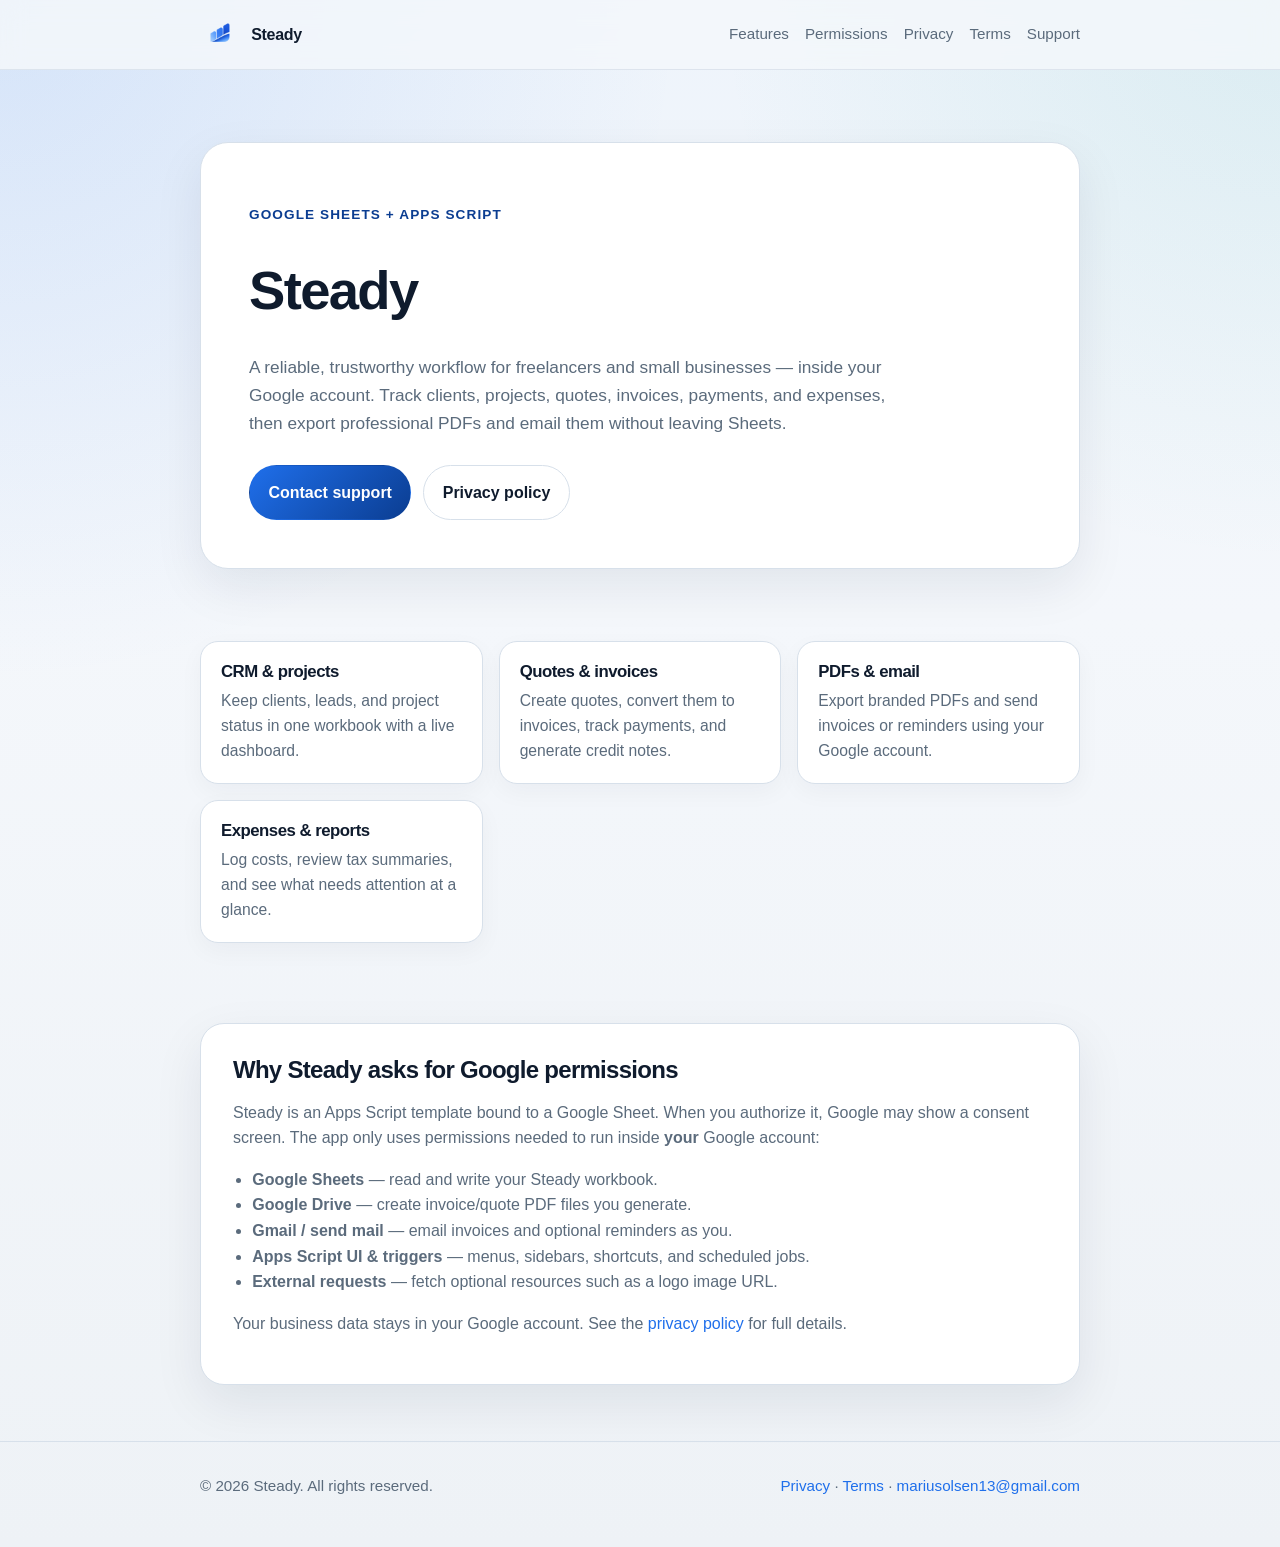
<file: index.html>
<!DOCTYPE html>
<html lang="en">
<head>
  <meta charset="utf-8">
  <meta name="viewport" content="width=device-width, initial-scale=1">
  <title>Steady – Freelance Business Manager for Google Sheets</title>
  <meta name="description" content="Steady is a Google Sheets + Apps Script template for freelancers and small businesses: CRM, quotes, invoices, payments, expenses, and PDF export.">
  <link rel="icon" href="assets/steady-logo-120.png" type="image/png">
  <link rel="stylesheet" href="styles.css">
</head>
<body>
  <header class="site-header">
    <div class="wrap nav">
      <a class="brand" href="index.html">
        <img src="assets/steady-logo-120.png" alt="Steady logo">
        <span>Steady</span>
      </a>
      <nav class="nav-links" aria-label="Primary">
        <a href="#features">Features</a>
        <a href="#permissions">Permissions</a>
        <a href="privacy.html">Privacy</a>
        <a href="terms.html">Terms</a>
        <a href="mailto:mariusolsen13@gmail.com">Support</a>
      </nav>
    </div>
  </header>

  <main>
    <section class="hero">
      <div class="wrap">
        <div class="hero-card">
          <p class="eyebrow">Google Sheets + Apps Script</p>
          <h1>Steady</h1>
          <p class="lead">
            A reliable, trustworthy workflow for freelancers and small businesses — inside your Google account.
            Track clients, projects, quotes, invoices, payments, and expenses, then export
            professional PDFs and email them without leaving Sheets.
          </p>
          <div class="actions">
            <a class="button button-primary" href="mailto:mariusolsen13@gmail.com">Contact support</a>
            <a class="button button-secondary" href="privacy.html">Privacy policy</a>
          </div>
        </div>
      </div>
    </section>

    <section class="section" id="features">
      <div class="wrap">
        <div class="grid">
          <article class="card">
            <h3>CRM &amp; projects</h3>
            <p>Keep clients, leads, and project status in one workbook with a live dashboard.</p>
          </article>
          <article class="card">
            <h3>Quotes &amp; invoices</h3>
            <p>Create quotes, convert them to invoices, track payments, and generate credit notes.</p>
          </article>
          <article class="card">
            <h3>PDFs &amp; email</h3>
            <p>Export branded PDFs and send invoices or reminders using your Google account.</p>
          </article>
          <article class="card">
            <h3>Expenses &amp; reports</h3>
            <p>Log costs, review tax summaries, and see what needs attention at a glance.</p>
          </article>
        </div>
      </div>
    </section>

    <section class="section" id="permissions">
      <div class="wrap">
        <div class="panel">
          <h2>Why Steady asks for Google permissions</h2>
          <p>
            Steady is an Apps Script template bound to a Google Sheet. When you authorize it,
            Google may show a consent screen. The app only uses permissions needed to run inside
            <strong>your</strong> Google account:
          </p>
          <ul>
            <li><strong>Google Sheets</strong> — read and write your Steady workbook.</li>
            <li><strong>Google Drive</strong> — create invoice/quote PDF files you generate.</li>
            <li><strong>Gmail / send mail</strong> — email invoices and optional reminders as you.</li>
            <li><strong>Apps Script UI &amp; triggers</strong> — menus, sidebars, shortcuts, and scheduled jobs.</li>
            <li><strong>External requests</strong> — fetch optional resources such as a logo image URL.</li>
          </ul>
          <p>
            Your business data stays in your Google account. See the
            <a href="privacy.html">privacy policy</a> for full details.
          </p>
        </div>
      </div>
    </section>
  </main>

  <footer class="site-footer">
    <div class="wrap footer-row">
      <div>© <span id="year"></span> Steady. All rights reserved.</div>
      <div>
        <a href="privacy.html">Privacy</a> ·
        <a href="terms.html">Terms</a> ·
        <a href="mailto:mariusolsen13@gmail.com">mariusolsen13@gmail.com</a>
      </div>
    </div>
  </footer>
  <script>document.getElementById('year').textContent = new Date().getFullYear();</script>
</body>
</html>
</file>
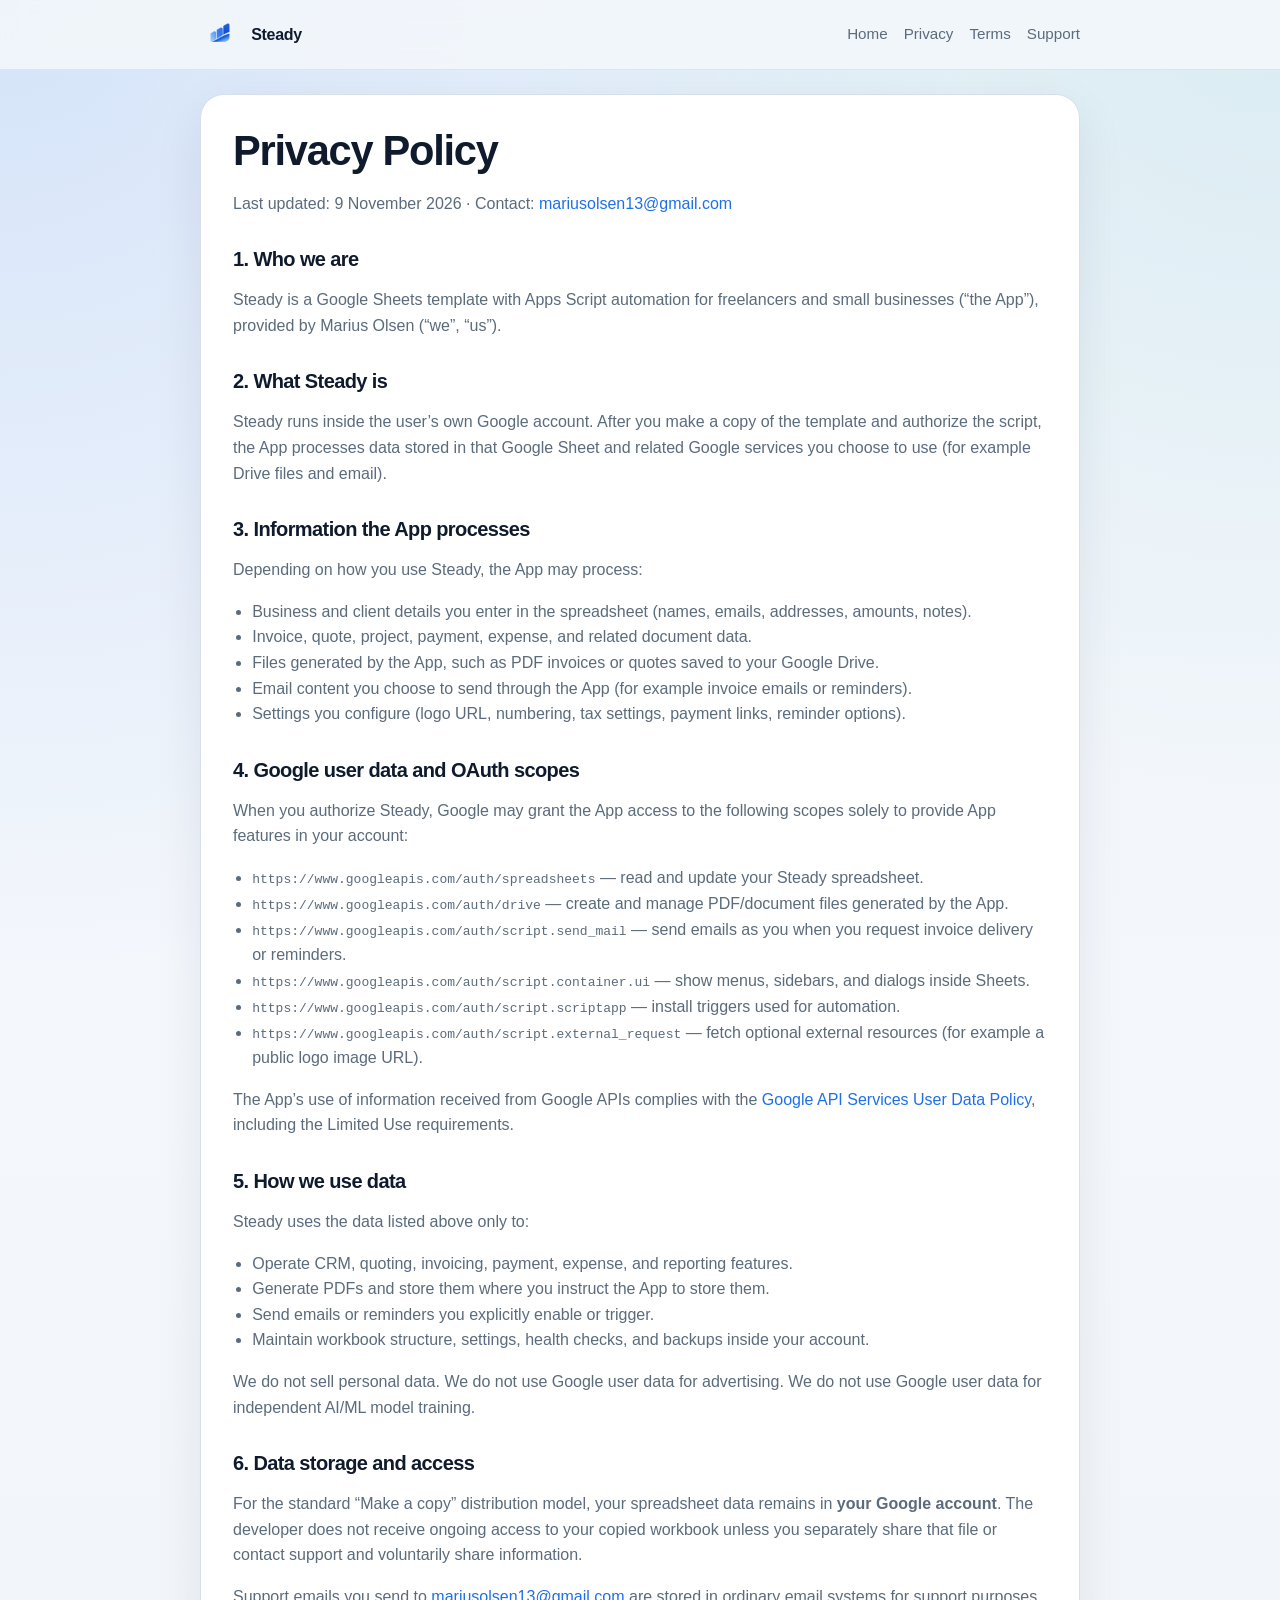
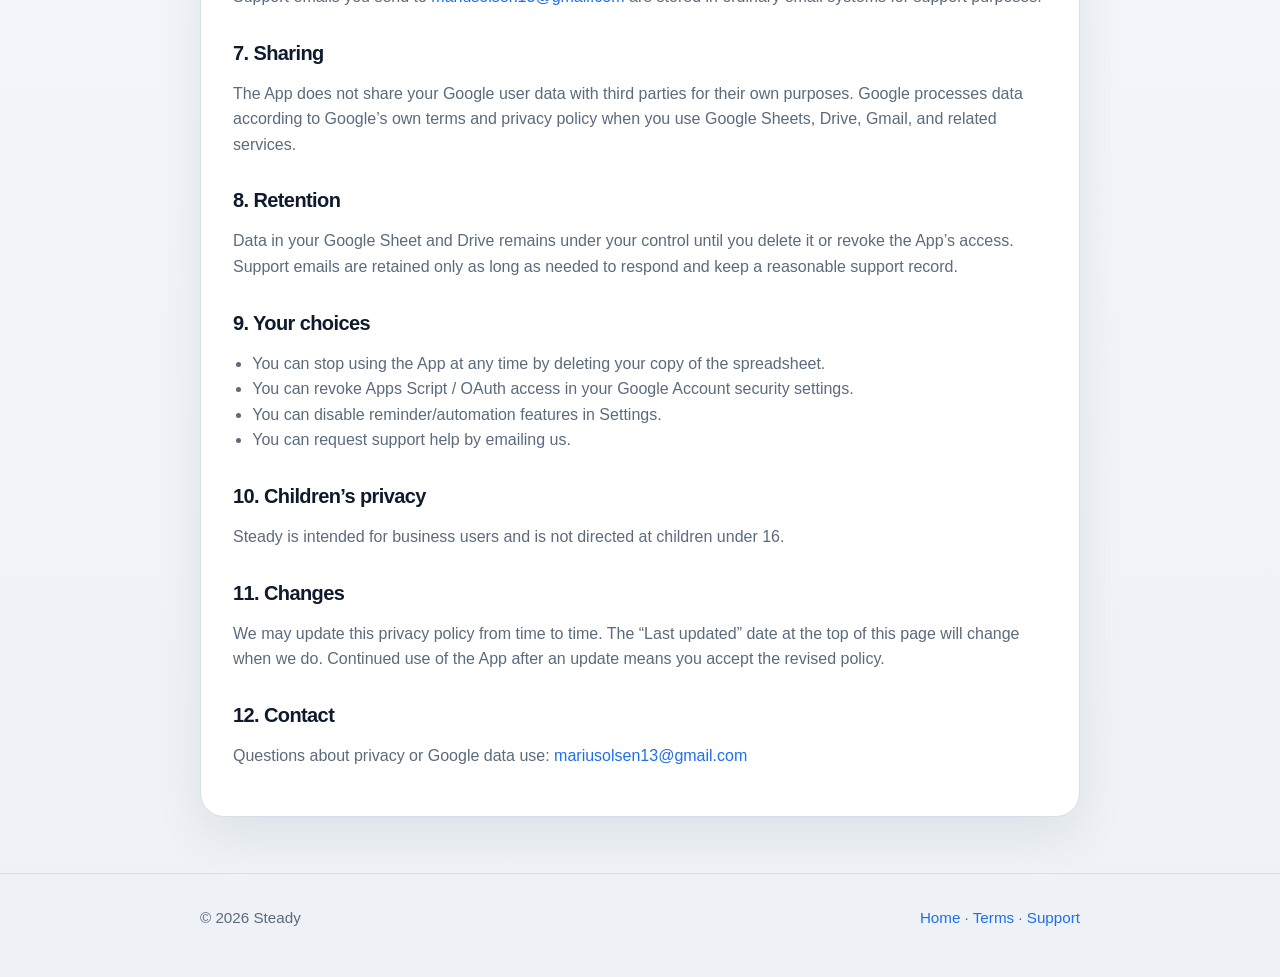
<file: privacy.html>
<!DOCTYPE html>
<html lang="en">
<head>
  <meta charset="utf-8">
  <meta name="viewport" content="width=device-width, initial-scale=1">
  <title>Privacy Policy – Steady</title>
  <meta name="description" content="Privacy policy for Steady, a Google Sheets and Apps Script business management template.">
  <link rel="icon" href="assets/steady-logo-120.png" type="image/png">
  <link rel="stylesheet" href="styles.css">
</head>
<body>
  <header class="site-header">
    <div class="wrap nav">
      <a class="brand" href="index.html">
        <img src="assets/steady-logo-120.png" alt="Steady logo">
        <span>Steady</span>
      </a>
      <nav class="nav-links" aria-label="Primary">
        <a href="index.html">Home</a>
        <a href="privacy.html">Privacy</a>
        <a href="terms.html">Terms</a>
        <a href="mailto:mariusolsen13@gmail.com">Support</a>
      </nav>
    </div>
  </header>

  <main class="section">
    <div class="wrap">
      <article class="panel legal">
        <h1>Privacy Policy</h1>
        <p class="meta">Last updated: 9 November 2026 · Contact: <a href="mailto:mariusolsen13@gmail.com">mariusolsen13@gmail.com</a></p>

        <h2>1. Who we are</h2>
        <p>
          Steady is a Google Sheets template with Apps Script automation for freelancers and
          small businesses (“the App”), provided by Marius Olsen (“we”, “us”).
        </p>

        <h2>2. What Steady is</h2>
        <p>
          Steady runs inside the user’s own Google account. After you make a copy of the
          template and authorize the script, the App processes data stored in that Google Sheet and
          related Google services you choose to use (for example Drive files and email).
        </p>

        <h2>3. Information the App processes</h2>
        <p>Depending on how you use Steady, the App may process:</p>
        <ul>
          <li>Business and client details you enter in the spreadsheet (names, emails, addresses, amounts, notes).</li>
          <li>Invoice, quote, project, payment, expense, and related document data.</li>
          <li>Files generated by the App, such as PDF invoices or quotes saved to your Google Drive.</li>
          <li>Email content you choose to send through the App (for example invoice emails or reminders).</li>
          <li>Settings you configure (logo URL, numbering, tax settings, payment links, reminder options).</li>
        </ul>

        <h2>4. Google user data and OAuth scopes</h2>
        <p>
          When you authorize Steady, Google may grant the App access to the following scopes
          solely to provide App features in your account:
        </p>
        <ul>
          <li><code>https://www.googleapis.com/auth/spreadsheets</code> — read and update your Steady spreadsheet.</li>
          <li><code>https://www.googleapis.com/auth/drive</code> — create and manage PDF/document files generated by the App.</li>
          <li><code>https://www.googleapis.com/auth/script.send_mail</code> — send emails as you when you request invoice delivery or reminders.</li>
          <li><code>https://www.googleapis.com/auth/script.container.ui</code> — show menus, sidebars, and dialogs inside Sheets.</li>
          <li><code>https://www.googleapis.com/auth/script.scriptapp</code> — install triggers used for automation.</li>
          <li><code>https://www.googleapis.com/auth/script.external_request</code> — fetch optional external resources (for example a public logo image URL).</li>
        </ul>
        <p>
          The App’s use of information received from Google APIs complies with the
          <a href="https://developers.google.com/terms/api-services-user-data-policy" rel="noopener noreferrer">Google API Services User Data Policy</a>,
          including the Limited Use requirements.
        </p>

        <h2>5. How we use data</h2>
        <p>Steady uses the data listed above only to:</p>
        <ul>
          <li>Operate CRM, quoting, invoicing, payment, expense, and reporting features.</li>
          <li>Generate PDFs and store them where you instruct the App to store them.</li>
          <li>Send emails or reminders you explicitly enable or trigger.</li>
          <li>Maintain workbook structure, settings, health checks, and backups inside your account.</li>
        </ul>
        <p>
          We do not sell personal data. We do not use Google user data for advertising. We do not
          use Google user data for independent AI/ML model training.
        </p>

        <h2>6. Data storage and access</h2>
        <p>
          For the standard “Make a copy” distribution model, your spreadsheet data remains in
          <strong>your Google account</strong>. The developer does not receive ongoing access to your
          copied workbook unless you separately share that file or contact support and voluntarily
          share information.
        </p>
        <p>
          Support emails you send to <a href="mailto:mariusolsen13@gmail.com">mariusolsen13@gmail.com</a>
          are stored in ordinary email systems for support purposes.
        </p>

        <h2>7. Sharing</h2>
        <p>
          The App does not share your Google user data with third parties for their own purposes.
          Google processes data according to Google’s own terms and privacy policy when you use
          Google Sheets, Drive, Gmail, and related services.
        </p>

        <h2>8. Retention</h2>
        <p>
          Data in your Google Sheet and Drive remains under your control until you delete it or
          revoke the App’s access. Support emails are retained only as long as needed to respond
          and keep a reasonable support record.
        </p>

        <h2>9. Your choices</h2>
        <ul>
          <li>You can stop using the App at any time by deleting your copy of the spreadsheet.</li>
          <li>You can revoke Apps Script / OAuth access in your Google Account security settings.</li>
          <li>You can disable reminder/automation features in Settings.</li>
          <li>You can request support help by emailing us.</li>
        </ul>

        <h2>10. Children’s privacy</h2>
        <p>Steady is intended for business users and is not directed at children under 16.</p>

        <h2>11. Changes</h2>
        <p>
          We may update this privacy policy from time to time. The “Last updated” date at the top
          of this page will change when we do. Continued use of the App after an update means you
          accept the revised policy.
        </p>

        <h2>12. Contact</h2>
        <p>
          Questions about privacy or Google data use:
          <a href="mailto:mariusolsen13@gmail.com">mariusolsen13@gmail.com</a>
        </p>
      </article>
    </div>
  </main>

  <footer class="site-footer">
    <div class="wrap footer-row">
      <div>© <span id="year"></span> Steady</div>
      <div>
        <a href="index.html">Home</a> ·
        <a href="terms.html">Terms</a> ·
        <a href="mailto:mariusolsen13@gmail.com">Support</a>
      </div>
    </div>
  </footer>
  <script>document.getElementById('year').textContent = new Date().getFullYear();</script>
</body>
</html>
</file>
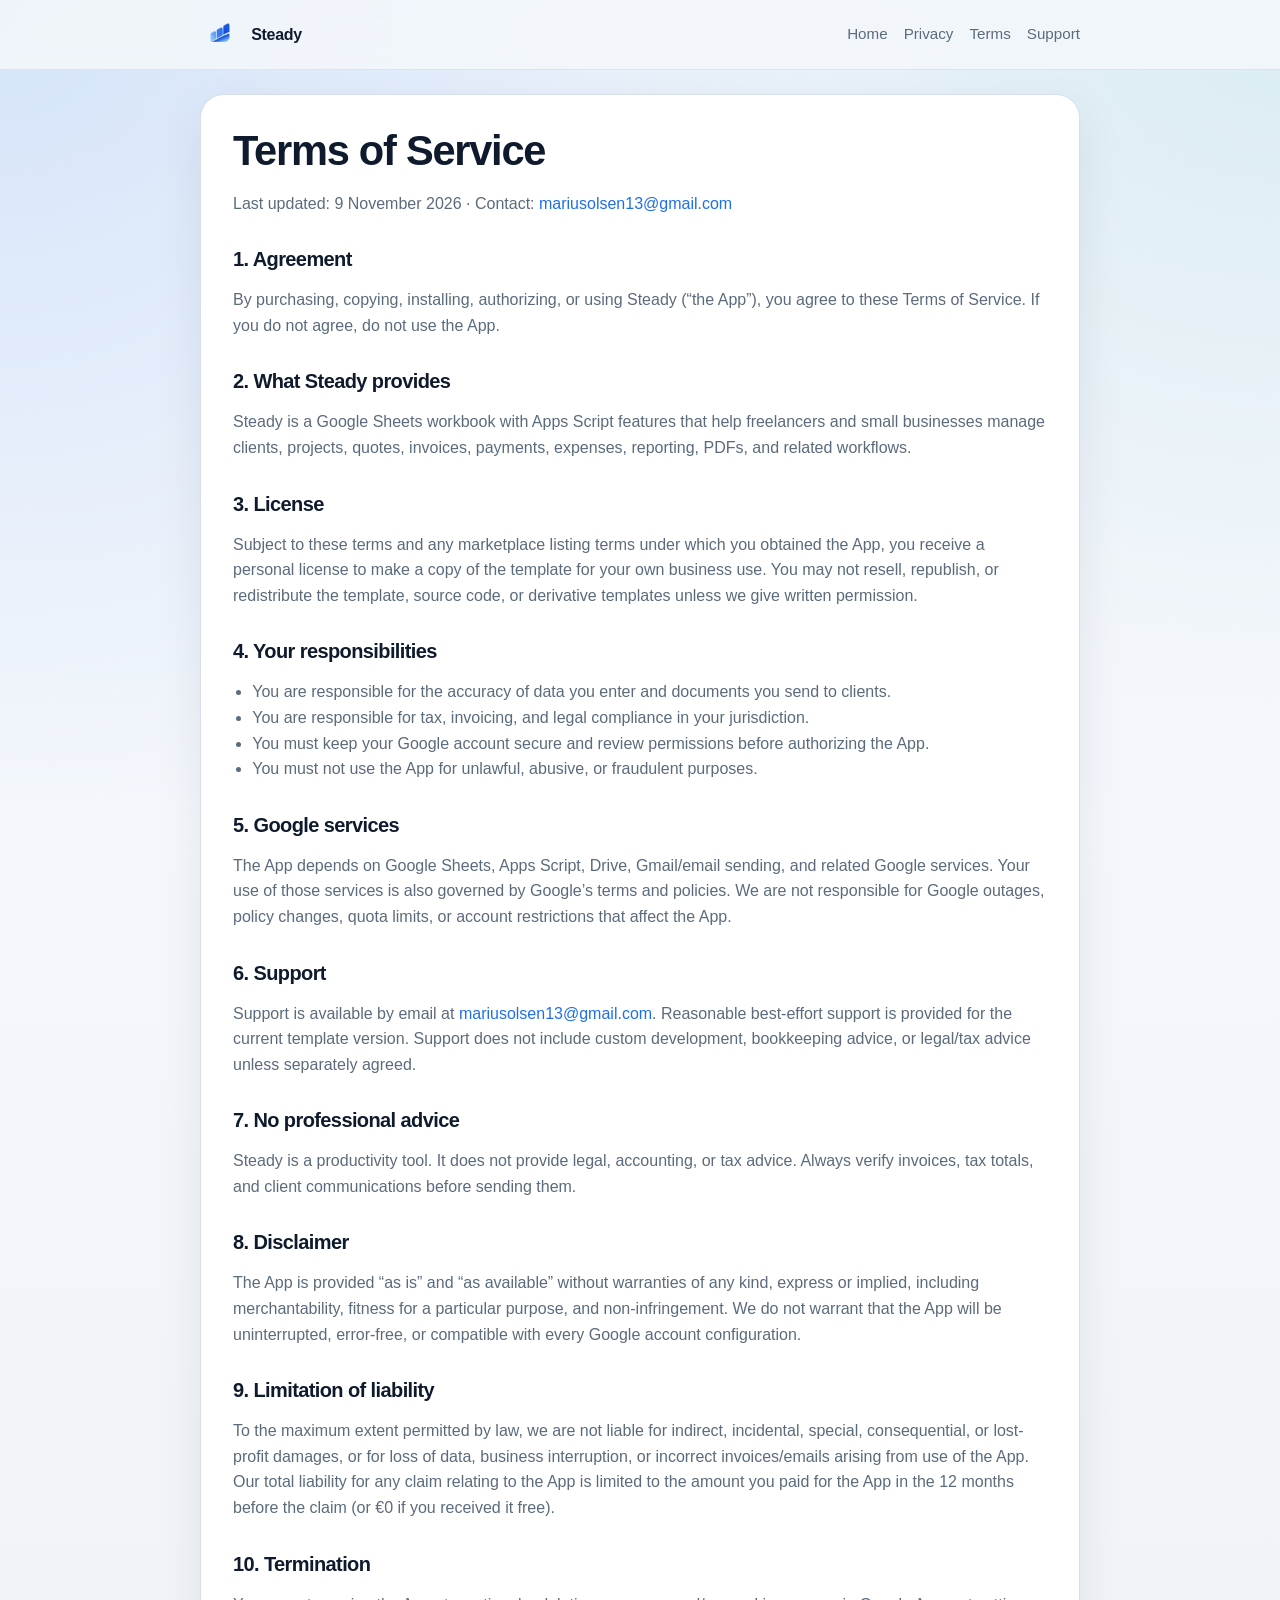
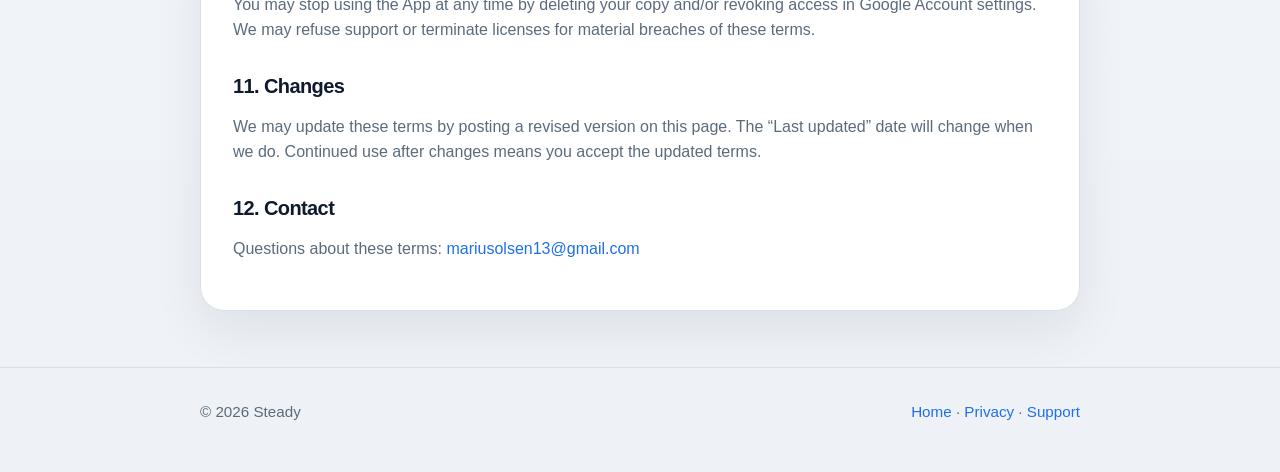
<file: terms.html>
<!DOCTYPE html>
<html lang="en">
<head>
  <meta charset="utf-8">
  <meta name="viewport" content="width=device-width, initial-scale=1">
  <title>Terms of Service – Steady</title>
  <meta name="description" content="Terms of service for Steady, a Google Sheets and Apps Script business management template.">
  <link rel="icon" href="assets/steady-logo-120.png" type="image/png">
  <link rel="stylesheet" href="styles.css">
</head>
<body>
  <header class="site-header">
    <div class="wrap nav">
      <a class="brand" href="index.html">
        <img src="assets/steady-logo-120.png" alt="Steady logo">
        <span>Steady</span>
      </a>
      <nav class="nav-links" aria-label="Primary">
        <a href="index.html">Home</a>
        <a href="privacy.html">Privacy</a>
        <a href="terms.html">Terms</a>
        <a href="mailto:mariusolsen13@gmail.com">Support</a>
      </nav>
    </div>
  </header>

  <main class="section">
    <div class="wrap">
      <article class="panel legal">
        <h1>Terms of Service</h1>
        <p class="meta">Last updated: 9 November 2026 · Contact: <a href="mailto:mariusolsen13@gmail.com">mariusolsen13@gmail.com</a></p>

        <h2>1. Agreement</h2>
        <p>
          By purchasing, copying, installing, authorizing, or using Steady (“the App”),
          you agree to these Terms of Service. If you do not agree, do not use the App.
        </p>

        <h2>2. What Steady provides</h2>
        <p>
          Steady is a Google Sheets workbook with Apps Script features that help freelancers
          and small businesses manage clients, projects, quotes, invoices, payments, expenses,
          reporting, PDFs, and related workflows.
        </p>

        <h2>3. License</h2>
        <p>
          Subject to these terms and any marketplace listing terms under which you obtained the App,
          you receive a personal license to make a copy of the template for your own business use.
          You may not resell, republish, or redistribute the template, source code, or derivative
          templates unless we give written permission.
        </p>

        <h2>4. Your responsibilities</h2>
        <ul>
          <li>You are responsible for the accuracy of data you enter and documents you send to clients.</li>
          <li>You are responsible for tax, invoicing, and legal compliance in your jurisdiction.</li>
          <li>You must keep your Google account secure and review permissions before authorizing the App.</li>
          <li>You must not use the App for unlawful, abusive, or fraudulent purposes.</li>
        </ul>

        <h2>5. Google services</h2>
        <p>
          The App depends on Google Sheets, Apps Script, Drive, Gmail/email sending, and related
          Google services. Your use of those services is also governed by Google’s terms and policies.
          We are not responsible for Google outages, policy changes, quota limits, or account
          restrictions that affect the App.
        </p>

        <h2>6. Support</h2>
        <p>
          Support is available by email at
          <a href="mailto:mariusolsen13@gmail.com">mariusolsen13@gmail.com</a>.
          Reasonable best-effort support is provided for the current template version. Support does
          not include custom development, bookkeeping advice, or legal/tax advice unless separately agreed.
        </p>

        <h2>7. No professional advice</h2>
        <p>
          Steady is a productivity tool. It does not provide legal, accounting, or tax advice.
          Always verify invoices, tax totals, and client communications before sending them.
        </p>

        <h2>8. Disclaimer</h2>
        <p>
          The App is provided “as is” and “as available” without warranties of any kind, express or
          implied, including merchantability, fitness for a particular purpose, and non-infringement.
          We do not warrant that the App will be uninterrupted, error-free, or compatible with every
          Google account configuration.
        </p>

        <h2>9. Limitation of liability</h2>
        <p>
          To the maximum extent permitted by law, we are not liable for indirect, incidental,
          special, consequential, or lost-profit damages, or for loss of data, business interruption,
          or incorrect invoices/emails arising from use of the App. Our total liability for any claim
          relating to the App is limited to the amount you paid for the App in the 12 months before
          the claim (or €0 if you received it free).
        </p>

        <h2>10. Termination</h2>
        <p>
          You may stop using the App at any time by deleting your copy and/or revoking access in
          Google Account settings. We may refuse support or terminate licenses for material breaches
          of these terms.
        </p>

        <h2>11. Changes</h2>
        <p>
          We may update these terms by posting a revised version on this page. The “Last updated”
          date will change when we do. Continued use after changes means you accept the updated terms.
        </p>

        <h2>12. Contact</h2>
        <p>
          Questions about these terms:
          <a href="mailto:mariusolsen13@gmail.com">mariusolsen13@gmail.com</a>
        </p>
      </article>
    </div>
  </main>

  <footer class="site-footer">
    <div class="wrap footer-row">
      <div>© <span id="year"></span> Steady</div>
      <div>
        <a href="index.html">Home</a> ·
        <a href="privacy.html">Privacy</a> ·
        <a href="mailto:mariusolsen13@gmail.com">Support</a>
      </div>
    </div>
  </footer>
  <script>document.getElementById('year').textContent = new Date().getFullYear();</script>
</body>
</html>
</file>
<file: styles.css>
:root {
  --bg: #f4f7fb;
  --surface: #ffffff;
  --ink: #0f1b2d;
  --muted: #5b6b7c;
  --line: #d7e0ea;
  --brand: #1f6feb;
  --brand-deep: #0b3d91;
  --accent: #2aa6a1;
  --shadow: 0 18px 50px rgba(15, 27, 45, 0.08);
  --radius: 18px;
  --max: 880px;
  --font: "Segoe UI", "Helvetica Neue", Arial, sans-serif;
}

* {
  box-sizing: border-box;
}

html {
  scroll-behavior: smooth;
}

body {
  margin: 0;
  font-family: var(--font);
  color: var(--ink);
  background:
    radial-gradient(circle at top left, rgba(31, 111, 235, 0.12), transparent 34%),
    radial-gradient(circle at top right, rgba(42, 166, 161, 0.1), transparent 28%),
    linear-gradient(180deg, #eef4fb 0%, var(--bg) 40%, #eef2f6 100%);
  line-height: 1.6;
}

a {
  color: var(--brand);
  text-decoration: none;
}

a:hover {
  text-decoration: underline;
}

.wrap {
  width: min(var(--max), calc(100% - 2rem));
  margin: 0 auto;
}

.site-header {
  position: sticky;
  top: 0;
  z-index: 10;
  backdrop-filter: blur(12px);
  background: rgba(244, 247, 251, 0.86);
  border-bottom: 1px solid rgba(215, 224, 234, 0.8);
}

.nav {
  display: flex;
  align-items: center;
  justify-content: space-between;
  gap: 1rem;
  padding: 0.9rem 0;
}

.brand {
  display: inline-flex;
  align-items: center;
  gap: 0.7rem;
  color: inherit;
  font-weight: 700;
  letter-spacing: -0.02em;
  text-decoration: none;
}

.brand img {
  width: 40px;
  height: 40px;
  border-radius: 10px;
}

.nav-links {
  display: flex;
  gap: 1rem;
  flex-wrap: wrap;
  font-size: 0.95rem;
}

.nav-links a {
  color: var(--muted);
  text-decoration: none;
}

.nav-links a:hover {
  color: var(--ink);
}

.hero {
  padding: 4.5rem 0 3rem;
}

.hero-card {
  background: var(--surface);
  border: 1px solid var(--line);
  border-radius: 28px;
  box-shadow: var(--shadow);
  padding: clamp(1.5rem, 4vw, 3rem);
  display: grid;
  gap: 1.25rem;
}

.eyebrow {
  color: var(--brand-deep);
  font-size: 0.85rem;
  font-weight: 700;
  letter-spacing: 0.08em;
  text-transform: uppercase;
}

h1,
h2,
h3 {
  letter-spacing: -0.03em;
  line-height: 1.15;
  margin: 0 0 0.75rem;
}

h1 {
  font-size: clamp(2.2rem, 5vw, 3.4rem);
  max-width: 12ch;
}

.lead {
  margin: 0;
  max-width: 42rem;
  color: var(--muted);
  font-size: 1.08rem;
}

.actions {
  display: flex;
  flex-wrap: wrap;
  gap: 0.75rem;
  margin-top: 0.5rem;
}

.button {
  display: inline-flex;
  align-items: center;
  justify-content: center;
  padding: 0.85rem 1.15rem;
  border-radius: 999px;
  font-weight: 650;
  text-decoration: none;
  border: 1px solid transparent;
}

.button-primary {
  background: linear-gradient(135deg, var(--brand), var(--brand-deep));
  color: white;
}

.button-secondary {
  background: white;
  color: var(--ink);
  border-color: var(--line);
}

.section {
  padding: 1.5rem 0 3.5rem;
}

.grid {
  display: grid;
  gap: 1rem;
  grid-template-columns: repeat(auto-fit, minmax(220px, 1fr));
}

.card {
  background: var(--surface);
  border: 1px solid var(--line);
  border-radius: var(--radius);
  padding: 1.25rem;
  box-shadow: 0 8px 24px rgba(15, 27, 45, 0.04);
}

.card h3 {
  font-size: 1.05rem;
  margin-bottom: 0.4rem;
}

.card p {
  margin: 0;
  color: var(--muted);
  font-size: 0.98rem;
}

.panel {
  background: var(--surface);
  border: 1px solid var(--line);
  border-radius: 24px;
  padding: clamp(1.25rem, 3vw, 2rem);
  box-shadow: var(--shadow);
}

.panel p,
.panel li {
  color: var(--muted);
}

.panel ul {
  padding-left: 1.2rem;
}

.site-footer {
  border-top: 1px solid var(--line);
  padding: 2rem 0 3rem;
  color: var(--muted);
  font-size: 0.95rem;
}

.footer-row {
  display: flex;
  justify-content: space-between;
  gap: 1rem;
  flex-wrap: wrap;
}

.legal h1 {
  max-width: none;
  font-size: clamp(1.8rem, 4vw, 2.6rem);
  margin-bottom: 0.5rem;
}

.legal .meta {
  color: var(--muted);
  margin-bottom: 2rem;
}

.legal h2 {
  margin-top: 2rem;
  font-size: 1.25rem;
}

.legal p,
.legal li {
  color: var(--muted);
}

@media (max-width: 640px) {
  .nav-links {
    gap: 0.7rem;
  }

  h1 {
    max-width: none;
  }
}
</file>
